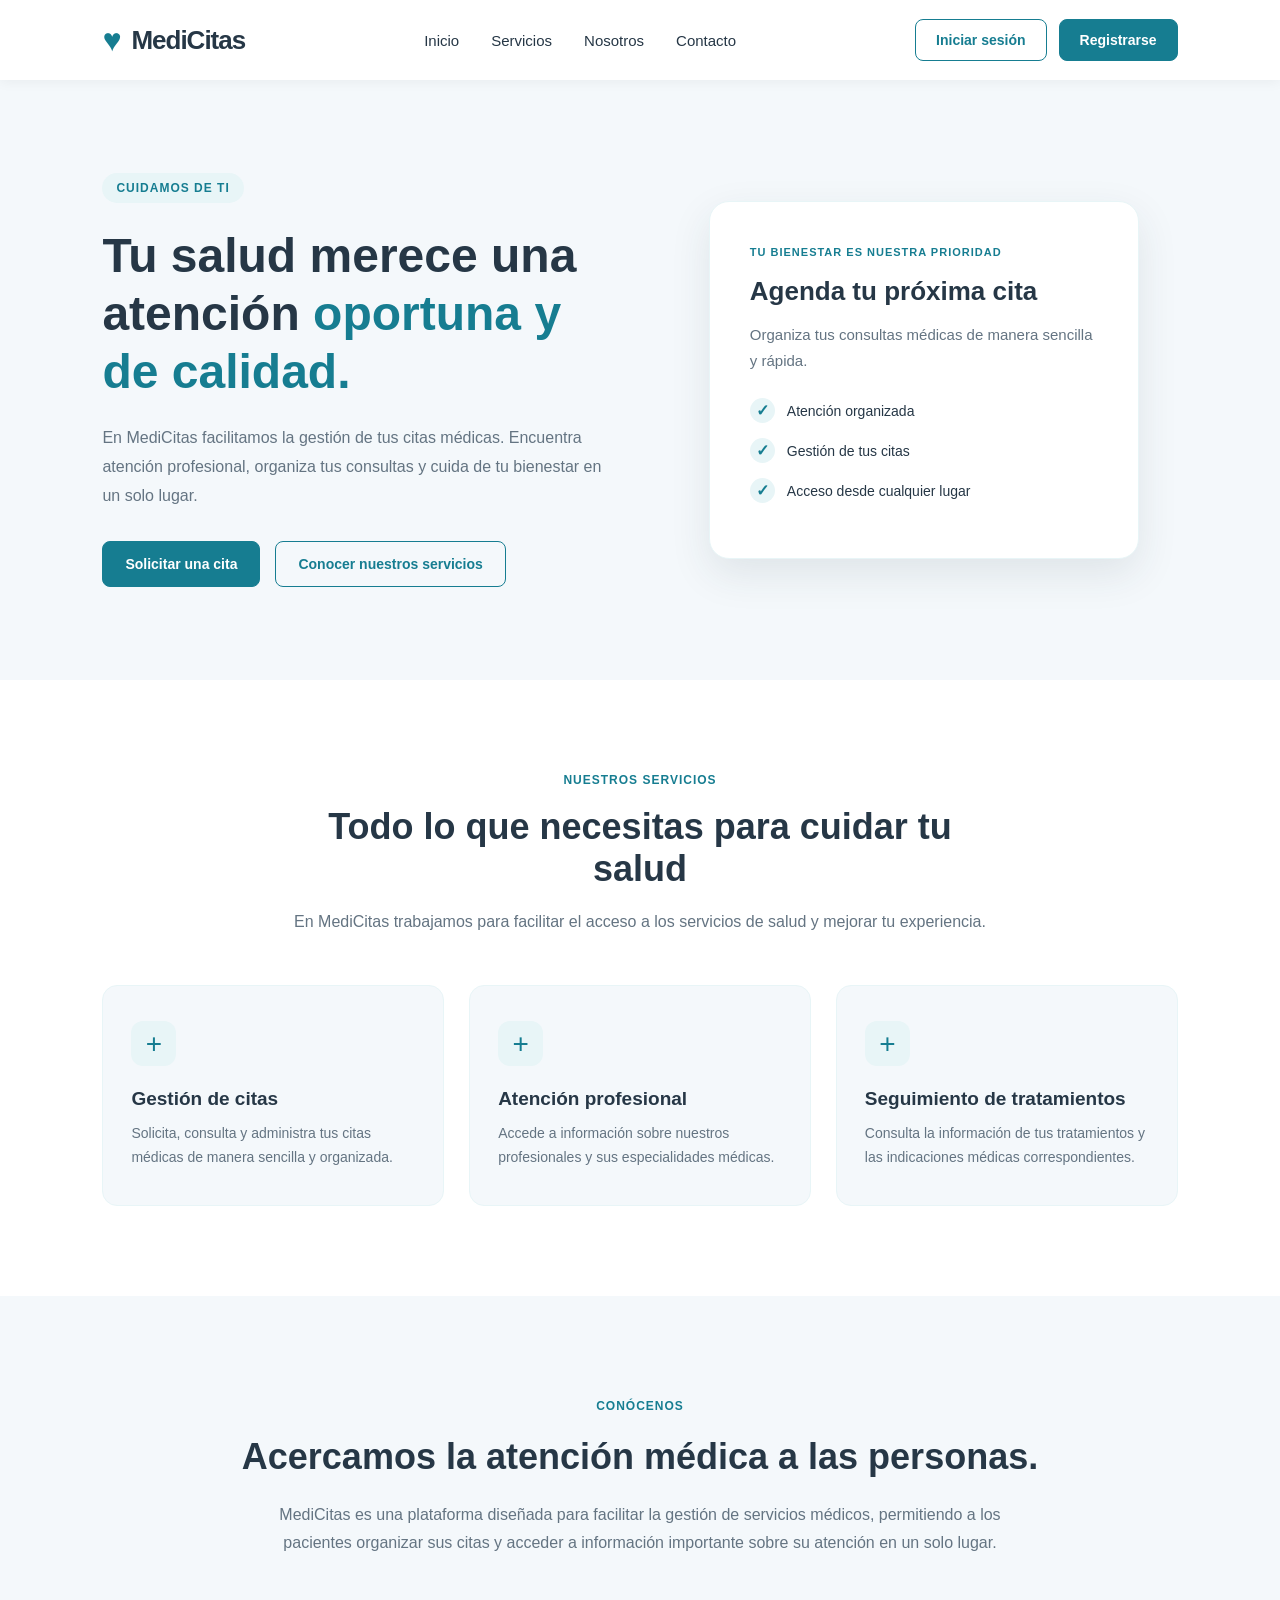
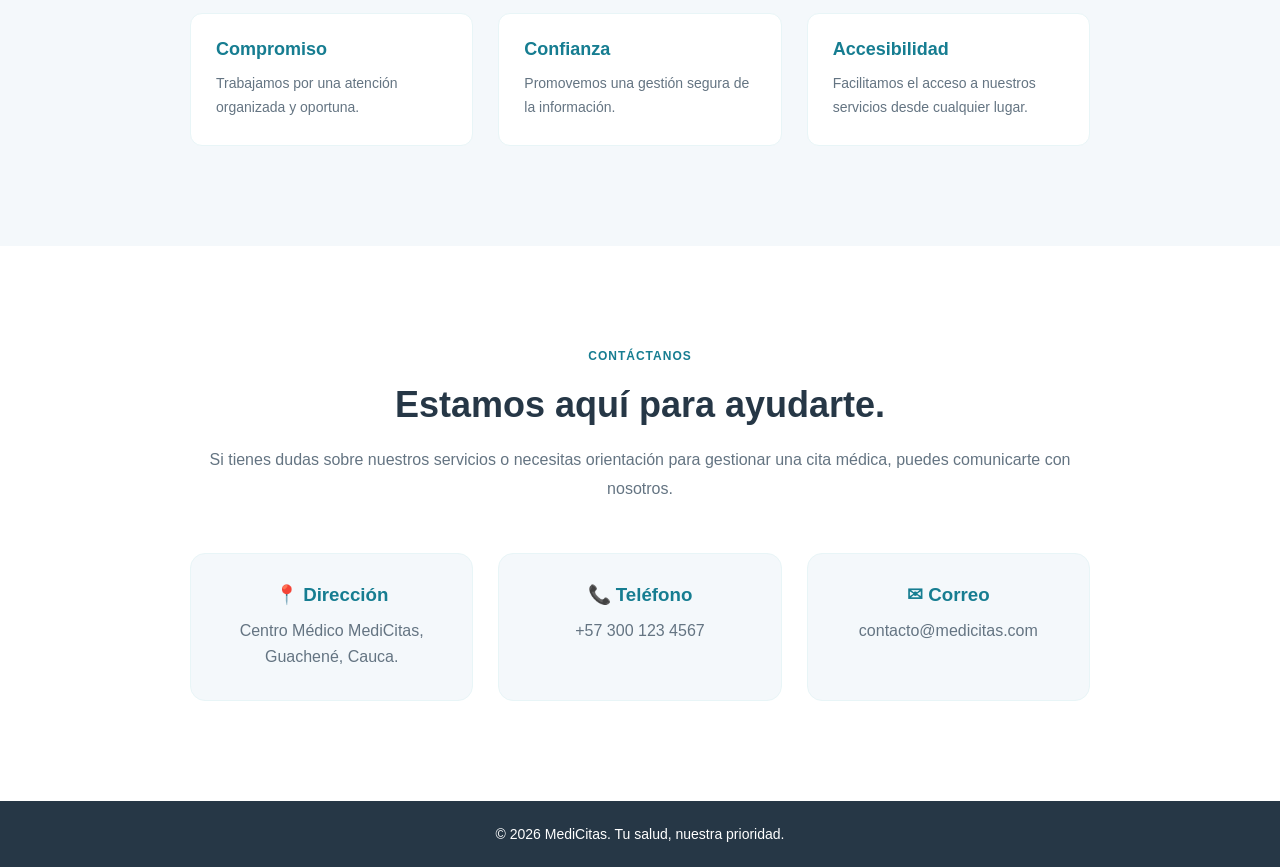
<file: index.html>
<!doctype html>
<html lang="es">
  <head>
    <meta charset="UTF-8" />
    <meta name="viewport" content="width=device-width, initial-scale=1.0" />
    <title>MediCitas | Tu salud, nuestra prioridad</title>
    <link rel="stylesheet" href="styles/styles.css" />
  </head>
  <body>
    <header class="header">
      <a href="index.html" class="logo">
        <span class="logo-icon">♥</span>
        <span class="logo-text">MediCitas</span>
      </a>

      <nav class="navbar">
        <a href="#inicio">Inicio</a>
        <a href="#servicios">Servicios</a>
        <a href="#nosotros">Nosotros</a>
        <a href="#contacto">Contacto</a>
      </nav>

      <div class="header-buttons">
        <a href="form_ingreso.html" class="btn-login">Iniciar sesión</a>
        <a href="registro.html" class="btn-register">Registrarse</a>
      </div>
    </header>

    <!-- CONTENIDO PRINCIPAL -->
    <main>
      <section class="hero" id="inicio">
        <div class="hero-content">
          <span class="hero-label"> CUIDAMOS DE TI </span>

          <h1>
            Tu salud merece una atención
            <span>oportuna y de calidad.</span>
          </h1>

          <p>
            En MediCitas facilitamos la gestión de tus citas médicas. Encuentra
            atención profesional, organiza tus consultas y cuida de tu bienestar
            en un solo lugar.
          </p>

          <div class="hero-buttons">
            <a href="form_ingreso.html" class="btn-primary">
              Solicitar una cita
            </a>
            <a href="#servicios" class="btn-secondary">
              Conocer nuestros servicios
            </a>
          </div>
        </div>

        <div class="hero-visual">
          <div class="appointment-card">
            <span class="card-label"> TU BIENESTAR ES NUESTRA PRIORIDAD </span>
            <h2>Agenda tu próxima cita</h2>
            <p>Organiza tus consultas médicas de manera sencilla y rápida.</p>
            <div class="appointment-info">
              <span>✓</span>
              <p>Atención organizada</p>
            </div>
            <div class="appointment-info">
              <span>✓</span>
              <p>Gestión de tus citas</p>
            </div>
            <div class="appointment-info">
              <span>✓</span>
              <p>Acceso desde cualquier lugar</p>
            </div>
          </div>
        </div>
      </section>
      <!-- SECCIÓN DE SERVICIOS -->
      <section class="services" id="servicios">
        <div class="section-header">
          <span class="section-label"> NUESTROS SERVICIOS </span>

          <h2>Todo lo que necesitas para cuidar tu salud</h2>

          <p>
            En MediCitas trabajamos para facilitar el acceso a los servicios de
            salud y mejorar tu experiencia.
          </p>
        </div>

        <!-- TARJETAS DE SERVICIOS -->
        <div class="services-container">
          <!-- SERVICIO 1 -->
          <article class="service-card">
            <div class="service-icon">+</div>

            <h3>Gestión de citas</h3>

            <p>
              Solicita, consulta y administra tus citas médicas de manera
              sencilla y organizada.
            </p>
          </article>

          <!-- SERVICIO 2 -->
          <article class="service-card">
            <div class="service-icon">+</div>

            <h3>Atención profesional</h3>

            <p>
              Accede a información sobre nuestros profesionales y sus
              especialidades médicas.
            </p>
          </article>

          <!-- SERVICIO 3 -->
          <article class="service-card">
            <div class="service-icon">+</div>

            <h3>Seguimiento de tratamientos</h3>

            <p>
              Consulta la información de tus tratamientos y las indicaciones
              médicas correspondientes.
            </p>
          </article>
        </div>
      </section>
      <!-- SECCIÓN NOSOTROS -->
      <section class="about" id="nosotros">
        <div class="about-content">
          <span class="section-label"> CONÓCENOS </span>

          <h2>Acercamos la atención médica a las personas.</h2>

          <p>
            MediCitas es una plataforma diseñada para facilitar la gestión de
            servicios médicos, permitiendo a los pacientes organizar sus citas y
            acceder a información importante sobre su atención en un solo lugar.
          </p>

          <div class="about-values">
            <div class="about-value">
              <h3>Compromiso</h3>
              <p>Trabajamos por una atención organizada y oportuna.</p>
            </div>

            <div class="about-value">
              <h3>Confianza</h3>
              <p>Promovemos una gestión segura de la información.</p>
            </div>

            <div class="about-value">
              <h3>Accesibilidad</h3>
              <p>
                Facilitamos el acceso a nuestros servicios desde cualquier
                lugar.
              </p>
            </div>
          </div>
        </div>
      </section>
      <!-- SECCIÓN CONTACTO -->
      <section class="contact" id="contacto">
        <div class="contact-content">
          <span class="section-label"> CONTÁCTANOS </span>

          <h2>Estamos aquí para ayudarte.</h2>

          <p>
            Si tienes dudas sobre nuestros servicios o necesitas orientación
            para gestionar una cita médica, puedes comunicarte con nosotros.
          </p>

          <div class="contact-info">
            <div class="contact-item">
              <h3>📍 Dirección</h3>
              <p>Centro Médico MediCitas, Guachené, Cauca.</p>
            </div>

            <div class="contact-item">
              <h3>📞 Teléfono</h3>
              <p>+57 300 123 4567</p>
            </div>

            <div class="contact-item">
              <h3>✉ Correo</h3>
              <p>contacto@medicitas.com</p>
            </div>
          </div>
        </div>
      </section>
    </main>
    <!-- PIE DE PÁGINA -->
    <footer class="footer">
      <p>© 2026 MediCitas. Tu salud, nuestra prioridad.</p>
    </footer>
  </body>
</html>
</file>
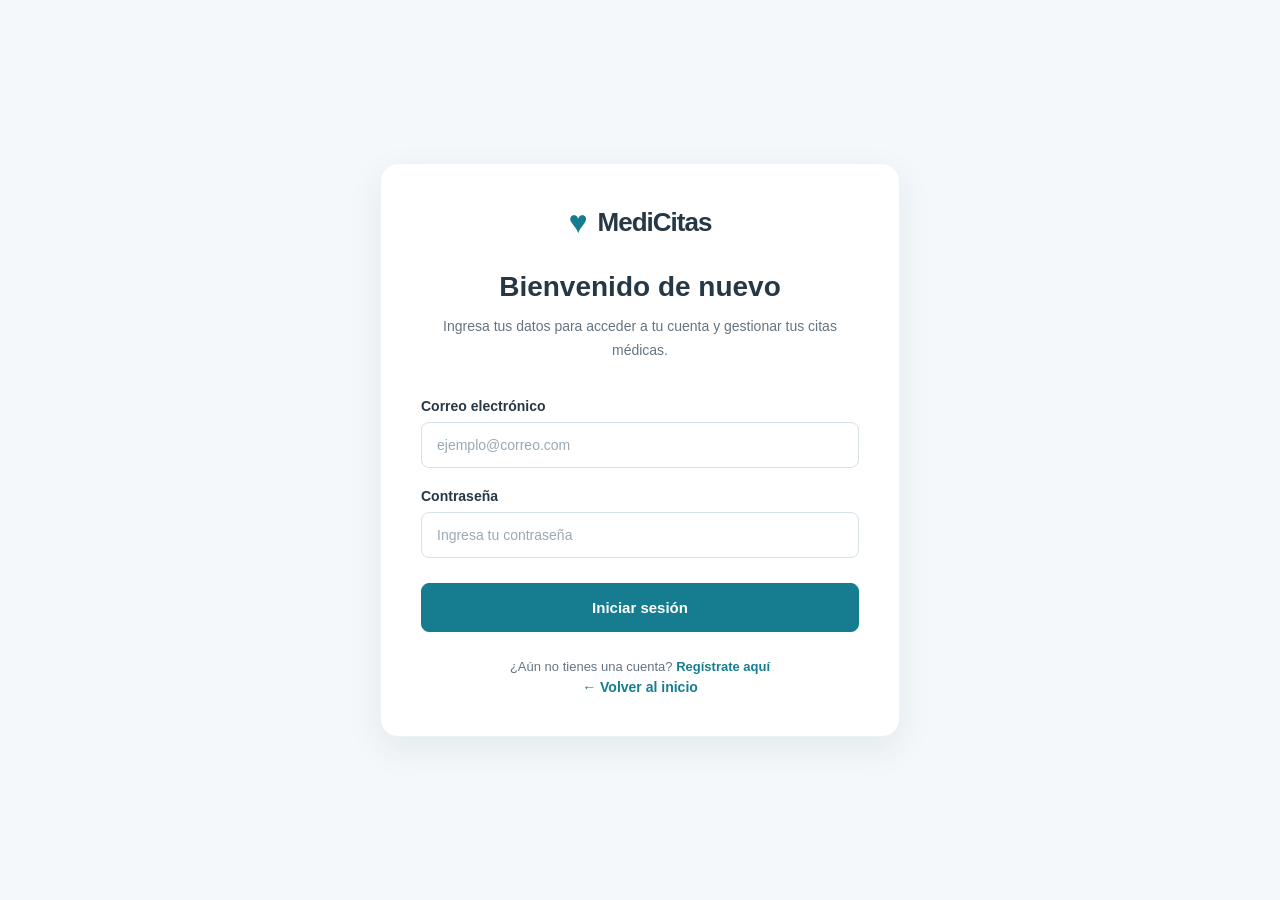
<file: form_ingreso.html>
<!doctype html>
<html lang="es">
  <head>
    <meta charset="UTF-8" />
    <meta name="viewport" content="width=device-width, initial-scale=1.0" />

    <title>Acceso | MediCitas</title>

    <link rel="stylesheet" href="styles/styles.css" />
  </head>

  <body>
    <main class="auth-page">
      <section class="auth-card login-card" id="login">
        <div class="auth-header">
          <a href="index.html" class="logo">
            <span class="logo-icon">♥</span>
            <span class="logo-text">MediCitas</span>
          </a>

          <h1>Bienvenido de nuevo</h1>

          <p>
            Ingresa tus datos para acceder a tu cuenta y gestionar tus citas
            médicas.
          </p>
        </div>

        <form class="auth-form">
          <div class="form-group">
            <label for="login-email">Correo electrónico</label>
            <input
              type="email"
              id="login-email"
              name="email"
              placeholder="ejemplo@correo.com"
              autocomplete="email"
              required
            />
          </div>

          <div class="form-group">
            <label for="login-password">Contraseña</label>
            <input
              type="password"
              id="login-password"
              name="password"
              placeholder="Ingresa tu contraseña"
              autocomplete="current-password"
              required
            />
          </div>

          <button type="button" class="auth-button">Iniciar sesión</button>
        </form>

        <div class="auth-footer">
          <p>
            ¿Aún no tienes una cuenta?
            <a href="registro.html">Regístrate aquí</a>
          </p>
          <a href="index.html" class="back-home">← Volver al inicio</a>
        </div>
      </section>
    </main>
  </body>
</html>
</file>
<file: styles/styles.css>
/* RESET */
* {
  margin: 0;
  padding: 0;
  box-sizing: border-box;
}

html {
  scroll-behavior: smooth;
}

body {
  font-family: Arial, Helvetica, sans-serif;
  background-color: #f4f8fb;
  color: #263746;
}

/* HEADER */
.header {
  width: 100%;
  min-height: 80px;
  padding: 0 8%;

  display: flex;
  align-items: center;
  justify-content: space-between;

  background-color: #ffffff;
  box-shadow: 0 2px 12px rgba(0, 0, 0, 0.05);

  position: sticky;
  top: 0;
  z-index: 1000;
}

/* LOGO */
.logo {
  display: flex;
  align-items: center;
  gap: 10px;

  text-decoration: none;
  font-size: 26px;
  font-weight: bold;
  color: #263746;
}

.logo-icon {
  color: #167d91;
  font-size: 32px;
}

.logo-text {
  letter-spacing: -1px;
}

/* NAVEGACIÓN */
.navbar {
  display: flex;
  align-items: center;
  gap: 32px;
}

.navbar a {
  text-decoration: none;
  color: #263746;
  font-size: 15px;
  font-weight: 500;
  transition: color 0.3s ease;
}

.navbar a:hover {
  color: #167d91;
}

/* BOTONES DEL HEADER */
.header-buttons {
  display: flex;
  align-items: center;
  gap: 12px;
}

.btn-login,
.btn-register {
  text-decoration: none;
  font-size: 14px;
  font-weight: 600;
  padding: 12px 20px;
  border-radius: 8px;
  transition: all 0.3s ease;
}

.btn-login {
  color: #167d91;
  border: 1px solid #167d91;
}

.btn-login:hover {
  background-color: #e8f5f7;
}

.btn-register {
  color: #ffffff;
  background-color: #167d91;
  border: 1px solid #167d91;
}

.btn-register:hover {
  background-color: #126779;
  border-color: #126779;
}

/* SECCIÓN HERO */
.hero {
  min-height: 600px;
  padding: 80px 8%;

  display: flex;
  align-items: center;
  justify-content: space-between;

  gap: 60px;
}

/* CONTENIDO DEL HERO */
.hero-content {
  flex: 1;
  max-width: 580px;
}

.hero-label {
  display: inline-block;
  color: #167d91;
  background-color: #e8f5f7;

  padding: 8px 14px;
  border-radius: 20px;

  font-size: 12px;
  font-weight: bold;
  letter-spacing: 1px;
}

.hero-content h1 {
  font-size: 48px;
  line-height: 1.2;
  color: #263746;

  margin: 24px 0;
}

.hero-content h1 span {
  color: #167d91;
}

.hero-content p {
  font-size: 16px;
  line-height: 1.8;
  color: #647482;

  margin-bottom: 30px;
}

/* BOTONES DEL HERO */
.hero-buttons {
  display: flex;
  align-items: center;
  gap: 15px;
}

.btn-primary,
.btn-secondary {
  display: inline-block;
  padding: 14px 22px;
  border-radius: 8px;

  text-decoration: none;
  font-size: 14px;
  font-weight: 600;

  transition: all 0.3s ease;
}

.btn-primary {
  background-color: #167d91;
  color: #ffffff;
  border: 1px solid #167d91;
}

.btn-primary:hover {
  background-color: #126779;
  border-color: #126779;
}

.btn-secondary {
  color: #167d91;
  border: 1px solid #167d91;
  background-color: transparent;
}

.btn-secondary:hover {
  background-color: #e8f5f7;
}

/* ELEMENTO VISUAL DEL HERO */
.hero-visual {
  flex: 1;
  display: flex;
  justify-content: center;
  align-items: center;
}

/* TARJETA DE CITAS */
.appointment-card {
  width: 100%;
  max-width: 430px;

  padding: 40px;
  background-color: #ffffff;

  border-radius: 20px;
  box-shadow: 0 15px 40px rgba(38, 55, 70, 0.1);

  border: 1px solid #e8f5f7;
}
/* CONTENIDO DE LA TARJETA */
.card-label {
  display: inline-block;
  color: #167d91;
  font-size: 11px;
  font-weight: bold;
  letter-spacing: 1px;
  margin-bottom: 18px;
}

.appointment-card h2 {
  color: #263746;
  font-size: 26px;
  margin-bottom: 15px;
}

.appointment-card > p {
  color: #647482;
  font-size: 15px;
  line-height: 1.7;
  margin-bottom: 25px;
}
/* BENEFICIOS DE LA TARJETA */
.appointment-info {
  display: flex;
  align-items: center;
  gap: 12px;

  margin-bottom: 15px;
}

.appointment-info span {
  display: flex;
  align-items: center;
  justify-content: center;

  width: 25px;
  height: 25px;

  background-color: #e8f5f7;
  color: #167d91;

  border-radius: 50%;
  font-weight: bold;
}

.appointment-info p {
  color: #263746;
  font-size: 14px;
}

/* SECCIÓN DE SERVICIOS */
.services {
  padding: 90px 8%;
  background-color: #ffffff;
}
/* ENCABEZADO DE SECCIONES */
.section-header {
  text-align: center;
  max-width: 700px;
  margin: 0 auto 50px;
}

.section-label {
  color: #167d91;
  font-size: 12px;
  font-weight: bold;
  letter-spacing: 1px;
}

.section-header h2 {
  color: #263746;
  font-size: 36px;
  margin: 18px 0;
}

.section-header p {
  color: #647482;
  font-size: 16px;
  line-height: 1.7;
}
/* CONTENEDOR DE SERVICIOS */
.services-container {
  display: grid;
  grid-template-columns: repeat(3, 1fr);
  gap: 25px;
}
/* TARJETAS DE SERVICIOS */
.service-card {
  padding: 35px 28px;
  background-color: #f4f8fb;

  border: 1px solid #e8f5f7;
  border-radius: 15px;

  transition: all 0.3s ease;
}

.service-card:hover {
  transform: translateY(-6px);
  box-shadow: 0 12px 30px rgba(38, 55, 70, 0.1);
}

.service-icon {
  display: flex;
  align-items: center;
  justify-content: center;

  width: 45px;
  height: 45px;

  background-color: #e8f5f7;
  color: #167d91;

  border-radius: 12px;
  font-size: 28px;

  margin-bottom: 22px;
}

.service-card h3 {
  color: #263746;
  font-size: 19px;
  margin-bottom: 12px;
}

.service-card p {
  color: #647482;
  font-size: 14px;
  line-height: 1.7;
}

/* SECCIÓN NOSOTROS */
.about {
  padding: 100px 8%;
  background-color: #f4f8fb;
}

.about-content {
  max-width: 900px;
  margin: 0 auto;
  text-align: center;
}
/* CONTENIDO DE NOSOTROS */
.about-content h2 {
  color: #263746;
  font-size: 36px;
  line-height: 1.3;

  margin: 20px 0;
}

.about-content > p {
  color: #647482;
  font-size: 16px;
  line-height: 1.8;

  max-width: 750px;
  margin: 0 auto;
}
/* VALORES DE MEDICITAS */
.about-values {
  display: grid;
  grid-template-columns: repeat(3, 1fr);
  gap: 25px;

  margin-top: 55px;
}

.about-value {
  padding: 25px;
  background-color: #ffffff;

  border: 1px solid #e8f5f7;
  border-radius: 12px;

  text-align: left;

  transition: all 0.3s ease;
}

.about-value:hover {
  transform: translateY(-5px);
  box-shadow: 0 10px 25px rgba(38, 55, 70, 0.08);
}

.about-value h3 {
  color: #167d91;
  font-size: 18px;

  margin-bottom: 12px;
}

.about-value p {
  color: #647482;
  font-size: 14px;
  line-height: 1.7;
}
/* CONTACTO */
.contact {
  padding: 100px 8%;
  background-color: #ffffff;
}

.contact-content {
  max-width: 900px;
  margin: 0 auto;
  text-align: center;
}

.contact-content h2 {
  font-size: 36px;
  color: #263746;
  margin: 20px 0;
}

.contact-content > p {
  color: #647482;
  line-height: 1.8;
  margin-bottom: 50px;
}

.contact-info {
  display: grid;
  grid-template-columns: repeat(3, 1fr);
  gap: 25px;
}

.contact-item {
  background-color: #f4f8fb;
  padding: 30px;
  border-radius: 15px;
  border: 1px solid #e8f5f7;
  transition: all 0.3s ease;
}

.contact-item:hover {
  transform: translateY(-5px);
  box-shadow: 0 10px 25px rgba(38, 55, 70, 0.08);
}

.contact-item h3 {
  color: #167d91;
  margin-bottom: 12px;
}

.contact-item p {
  color: #647482;
  line-height: 1.6;
}

/* FOOTER */
.footer {
  background-color: #263746;
  color: #ffffff;
  text-align: center;
  padding: 25px;
  font-size: 14px;
}

/* DISEÑO RESPONSIVE */
@media (max-width: 768px) {
  .hero {
    flex-direction: column;
    padding: 60px 6%;
    gap: 40px;
  }

  .hero-content {
    max-width: 100%;
  }

  .hero-content h1 {
    font-size: 36px;
  }

  .hero-visual {
    width: 100%;
  }

  .appointment-card {
    max-width: 100%;
  }

  /* SECCIÓN SERVICIOS */
  .services-container {
    grid-template-columns: 1fr;
  }

  .section-header h2 {
    font-size: 28px;
  }

  /* SECCIÓN NOSOTROS */
  .about-values {
    grid-template-columns: 1fr;
  }

  .about-content h2 {
    font-size: 28px;
  }

  /* SECCIÓN CONTACTO */
  .contact-info {
    grid-template-columns: 1fr;
  }

  .contact-content h2 {
    font-size: 28px;
  }
}

/* ========================================
   PÁGINA DE AUTENTICACIÓN
======================================== */

.auth-page {
  min-height: 100vh;
  padding: 60px 8%;
  display: flex;
  justify-content: center;
  align-items: center;
  background-color: #f4f8fb;
}

/* TARJETAS DE AUTENTICACIÓN */

.auth-card {
  width: 100%;
  max-width: 520px;
  margin: 0 auto;
  padding: 40px;
  background-color: #ffffff;
  border: 1px solid #e8f5f7;
  border-radius: 18px;
  box-shadow: 0 12px 35px rgba(38, 55, 70, 0.08);
}

/* ENCABEZADO DE LAS TARJETAS */

.auth-header {
  text-align: center;
  margin-bottom: 35px;
}

.auth-header .logo {
  justify-content: center;
  margin-bottom: 30px;
}

.auth-header h1,
.auth-header h2 {
  color: #263746;
  font-size: 28px;
  margin-bottom: 12px;
}

.auth-header p {
  color: #647482;
  font-size: 14px;
  line-height: 1.7;
}

/* ========================================
   CAMPOS DE LOS FORMULARIOS
======================================== */

.auth-form {
  display: flex;
  flex-direction: column;
  gap: 20px;
}

.form-group {
  display: flex;
  flex-direction: column;
  gap: 8px;
}

.form-group label {
  color: #263746;
  font-size: 14px;
  font-weight: 600;
}

.form-group input,
.form-group select {
  width: 100%;
  padding: 14px 15px;
  border: 1px solid #d6e1e8;
  border-radius: 8px;
  background-color: #ffffff;
  color: #263746;
  font-family: inherit;
  font-size: 14px;
  outline: none;
  transition: all 0.3s ease;
}

.form-group input::placeholder {
  color: #9aa9b4;
}

/* ESTADO DE ENFOQUE */

.form-group input:focus,
.form-group select:focus {
  border-color: #167d91;
  box-shadow: 0 0 0 3px rgba(22, 125, 145, 0.12);
}

/* BOTONES */

.auth-button {
  width: 100%;
  padding: 15px;
  margin-top: 5px;
  border: 1px solid #167d91;
  border-radius: 8px;
  background-color: #167d91;
  color: #ffffff;
  font-size: 15px;
  font-weight: 600;
  cursor: pointer;
  transition: all 0.3s ease;
}

.auth-button:hover {
  background-color: #126779;
  border-color: #126779;
  transform: translateY(-2px);
  box-shadow: 0 6px 15px rgba(22, 125, 145, 0.18);
}

/* PIE DE LAS TARJETAS */

.auth-footer {
  margin-top: 25px;
  text-align: center;
}

.auth-footer p {
  color: #647482;
  font-size: 13px;
  line-height: 1.6;
}

.auth-footer a {
  color: #167d91;
  font-weight: 600;
  text-decoration: none;
  transition: color 0.3s ease;
}

.auth-footer a:hover {
  color: #126779;
  text-decoration: underline;
}

/* ENLACE PARA REGRESAR AL INICIO */
.back-home {
  display: inline-block;
  color: #167d91;
  font-size: 14px;
  font-weight: 600;
  text-decoration: none;
  transition: color 0.3s ease;
}

.back-home:hover {
  color: #126779;
  text-decoration: underline;
}
/* RESPONSIVE DE LOS FORMULARIOS */

@media (max-width: 900px) {
  .auth-page {
    grid-template-columns: 1fr;
    padding: 45px 6%;
  }

  .auth-card {
    max-width: 550px;
  }
}

@media (max-width: 480px) {
  .auth-page {
    padding: 30px 5%;
    gap: 25px;
  }

  .auth-card {
    padding: 25px 20px;
  }

  .auth-header h1,
  .auth-header h2 {
    font-size: 24px;
  }
}
</file>
